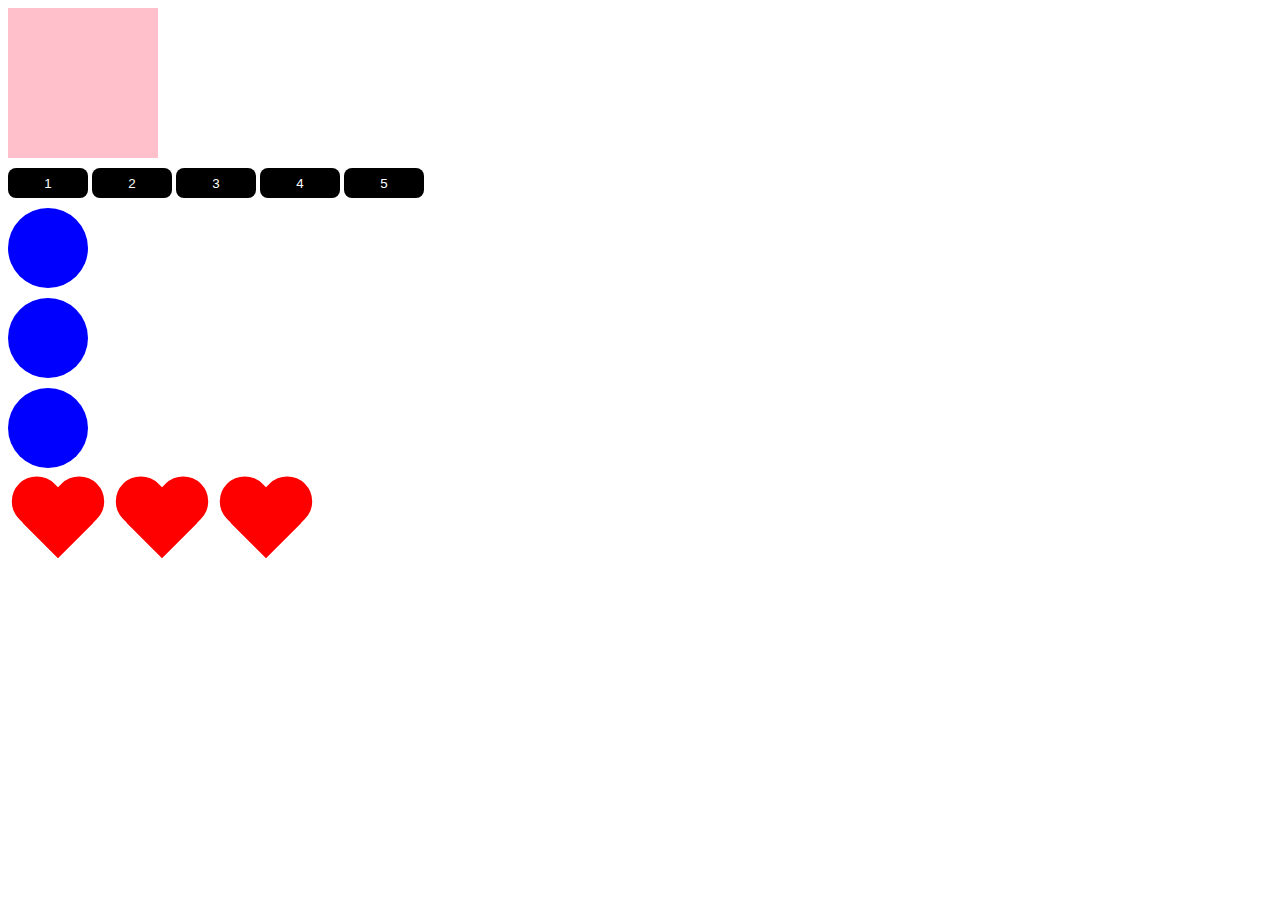
<file: elements/index.html>
<!DOCTYPE html>
<html lang="ru">
	<head>
		<meta charset="utf-8">
		<meta http-equiv="X-UA-Compatible" content="IE=edge">
		<title>JavaScript</title>
		<link rel="stylesheet" href="css/style.css">
	</head>
	<body>
		<div class="box" id="box"></div>
		<button>1</button>
		<button>2</button>
		<button>3</button>
		<button>4</button>
		<button>5</button>

		<div class="circle"></div>
		<div class="circle"></div>
		<div class="circle"></div>

		<div class="wrapper">
			<div class="heart"></div>
			<div class="heart"></div>
            <div class="heart"></div>
            
		</div>

		<script src="js/script.js"></script>
	</body>
</html>
</file>
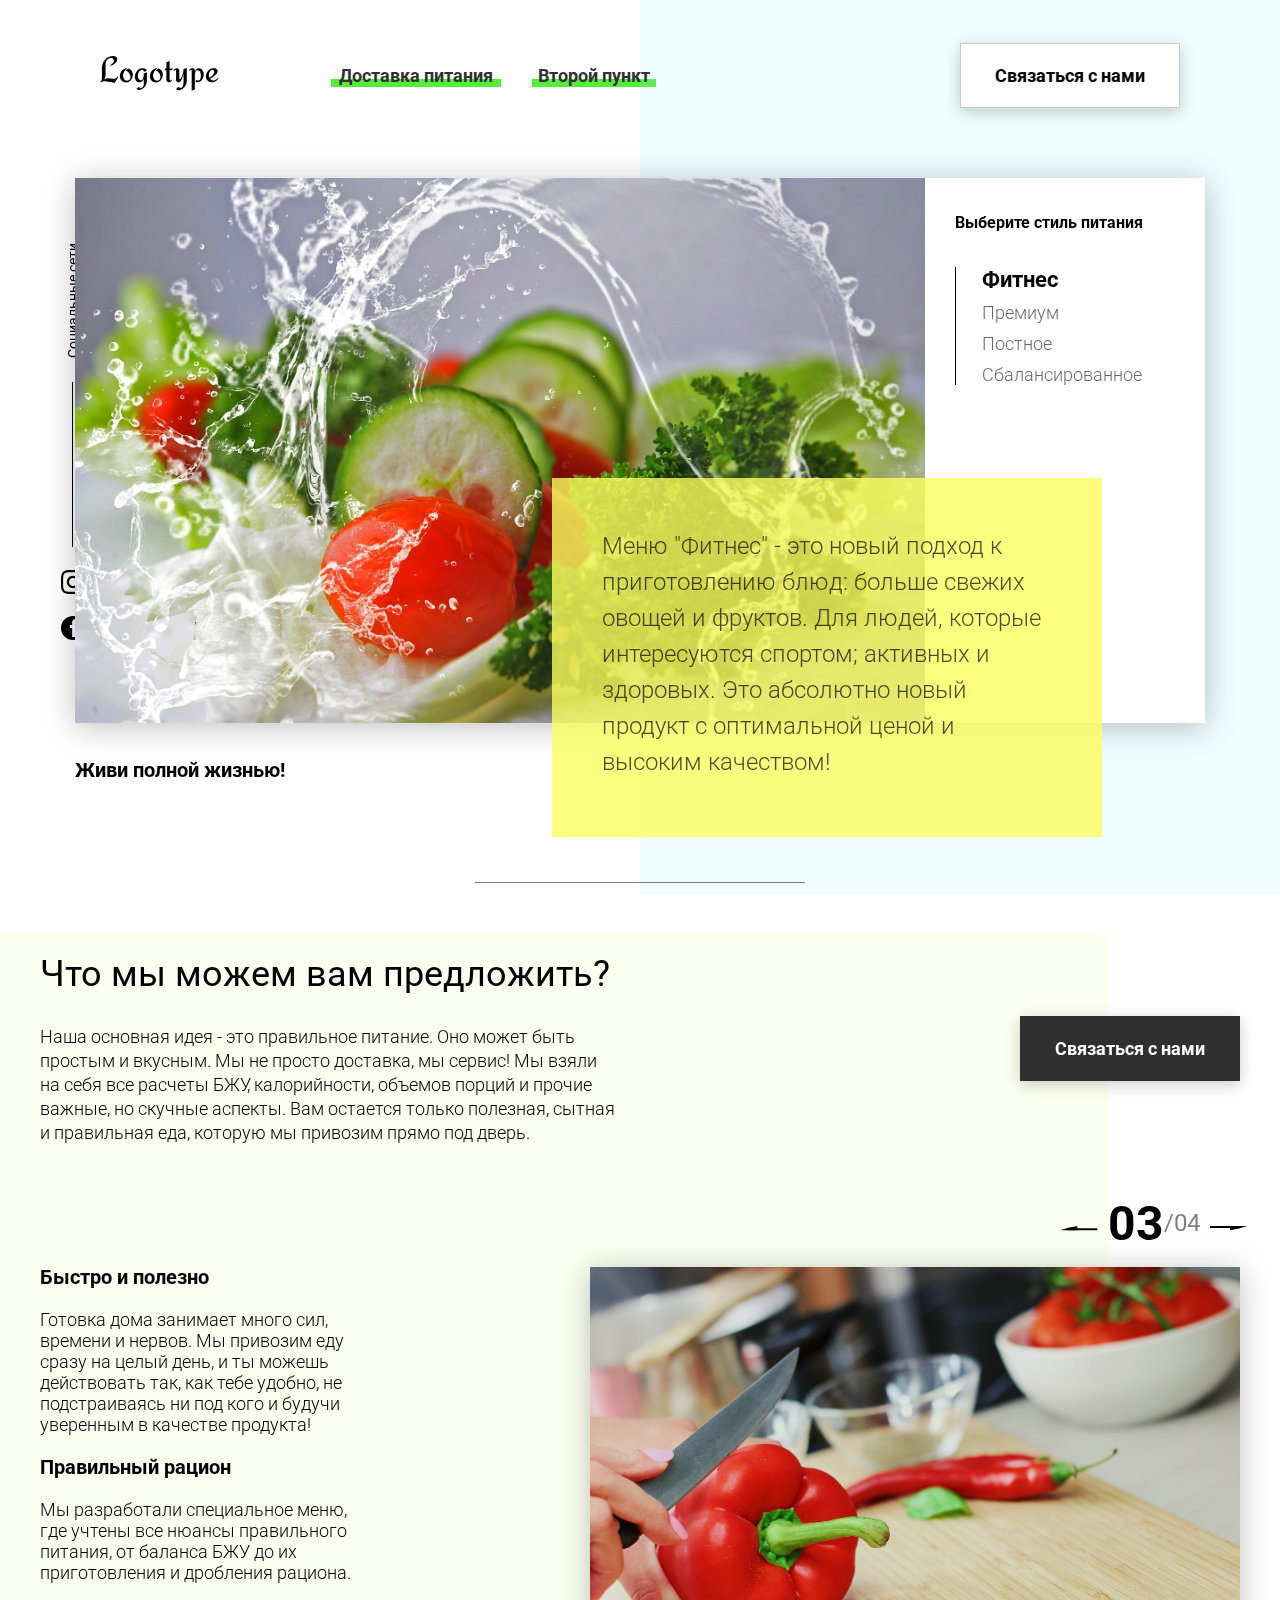
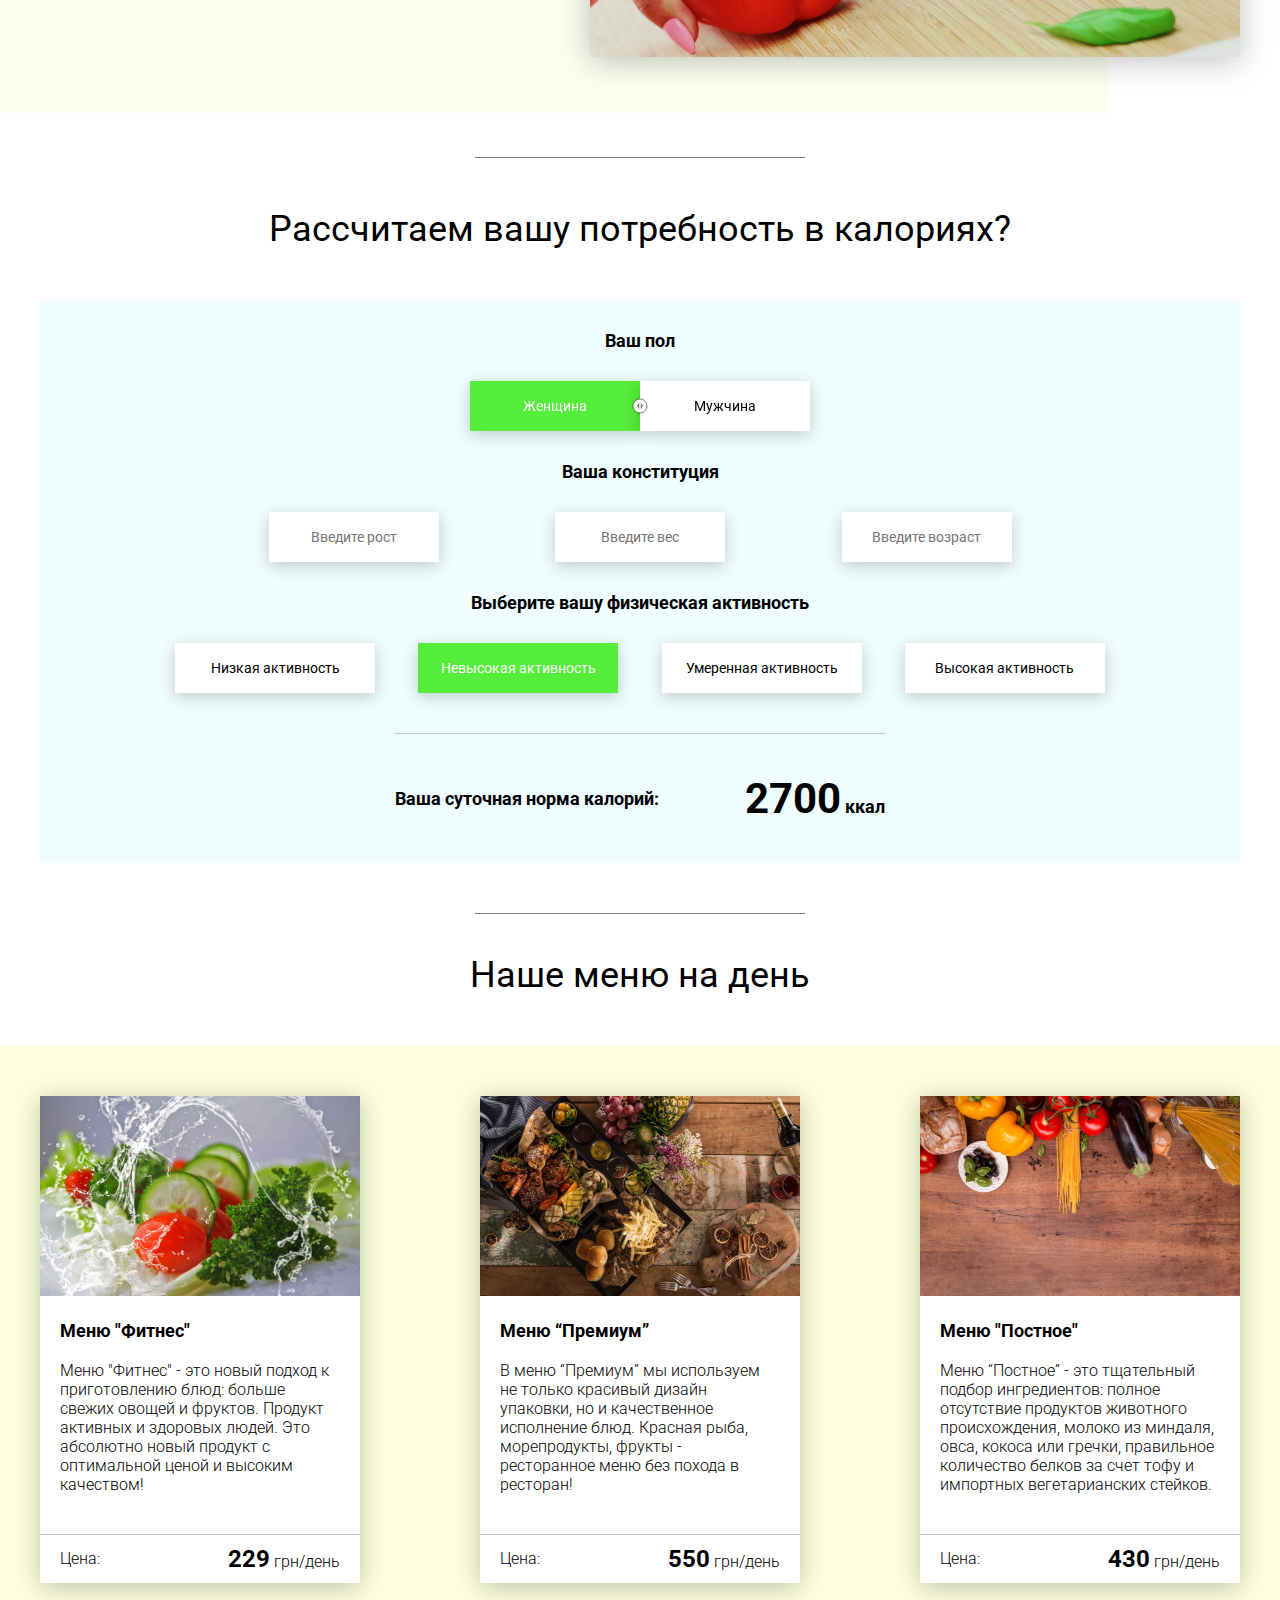
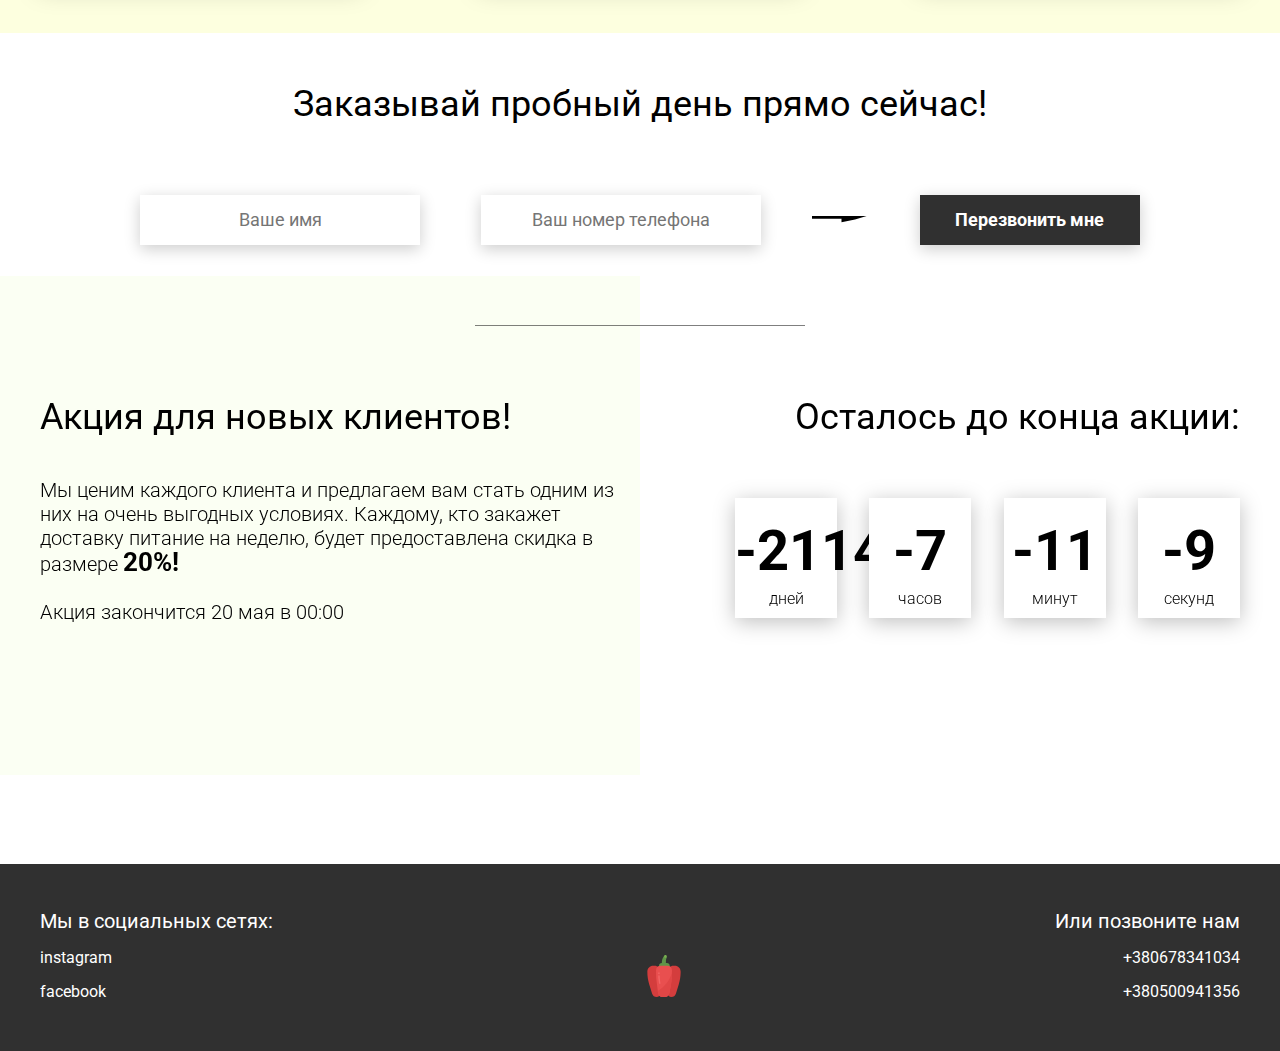
<file: Food/index.html>
<!DOCTYPE html>
<html lang="en">
  <head>
    <meta charset="UTF-8" />
    <meta name="viewport" content="width=device-width, initial-scale=1.0" />
    <title>Food</title>
    <link rel="stylesheet" href="css/style.css" />
  </head>
  <body>
    <header class="header">
      <div class="header__left-block">
        <div class="header__logo">
          <img src="icons/logo.svg" alt="Логотип" />
        </div>
        <nav class="header__links">
          <a href="#" class="header__link">Доставка питания</a>
          <a href="#" class="header__link">Второй пункт</a>
        </nav>
      </div>
      <div class="header__right-block">
        <button data-modal class="btn btn_white">Связаться с нами</button>
      </div>
    </header>
    <div class="sidepanel">
      <div class="sidepanel__text"><span>Социальные сети</span></div>
      <div class="sidepanel__divider"></div>
      <a href="#" class="sidepanel__icon">
        <img src="icons/instagram.svg" alt="instagram" />
      </a>
      <a href="#" class="sidepanel__icon">
        <img src="icons/facebook.svg" alt="facebook" />
      </a>
    </div>
    <div class="sidepanel__arrow-top">
      <img src="./img/up.svg" alt="arrow-top">
    </div>

    <div class="preview">
      <div class="bgc_blue"></div>
      <div class="container">
        <div class="tabcontainer">
          <div class="tabcontent">
            <img src="img/tabs/vegy.jpg" alt="vegy" />
            <div class="tabcontent__descr">
              Меню "Фитнес" - это новый подход к приготовлению блюд: больше
              свежих овощей и фруктов. Для людей, которые интересуются спортом;
              активных и здоровых. Это абсолютно новый продукт с оптимальной
              ценой и высоким качеством!
            </div>
          </div>
          <div class="tabcontent">
                    <img src="img/tabs/elite.jpg" alt="elite">
                    <div class="tabcontent__descr">
                        Меню “Премиум” - мы используем не только красивый дизайн упаковки, но и качественное исполнение блюд. Красная рыба, морепродукты, фрукты - ресторанное меню без похода в ресторан!                                     
                    </div>
                </div> 
           <div class="tabcontent">
                    <img src="img/tabs/post.jpg" alt="post">
                    <div class="tabcontent__descr">
                        Наше специальное “Постное меню” - это тщательный подбор ингредиентов: полное отсутствие продуктов животного происхождения. Полная гармония с собой и природой в каждом элементе! Все будет Ом!                                     
                    </div>
                </div>
                <div class="tabcontent">
                    <img src="img/tabs/vegy.jpg" alt="vegy">
                    <div class="tabcontent__descr">
                        Меню "Сбалансированное" - это соответствие вашего рациона всем научным рекомендациям. Мы тщательно просчитываем вашу потребность в к/б/ж/у и создаем лучшие блюда для вас.
                    </div>
                </div>
          <div class="tabheader">
            <h3>Выберите стиль питания</h3>
            <div class="tabheader__items">
              <div class="tabheader__item tabheader__item_active">Фитнес</div>
              <div class="tabheader__item">Премиум</div>
              <div class="tabheader__item">Постное</div>
              <div class="tabheader__item">Сбалансированное</div>
            </div>
          </div>
        </div>
        <div class="preview__life">Живи полной жизнью!</div>
      </div>
    </div>

    <div class="divider"></div>

    <div class="offer">
      <div class="bgc_y"></div>
      <div class="container">
        <div class="offer__text">
          <h2 class="title">Что мы можем вам предложить?</h2>
          <div class="offer__descr">
            Наша основная идея - это правильное питание. Оно может быть простым
            и вкусным. Мы не просто доставка, мы сервис! Мы взяли на себя все
            расчеты БЖУ, калорийности, объемов порций и прочие важные, но
            скучные аспекты. Вам остается только полезная, сытная и правильная
            еда, которую мы привозим прямо под дверь.
          </div>
        </div>
        <div class="offer__action">
          <button data-modal class="btn btn_dark">Связаться с нами</button>
        </div>
      </div>
      <div class="container">
        <div class="offer__advantages">
          <h2>Быстро и полезно</h2>
          <div class="offer__advantages-text">
            Готовка дома занимает много сил, времени и нервов. Мы привозим еду
            сразу на целый день, и ты можешь действовать так, как тебе удобно,
            не подстраиваясь ни под кого и будучи уверенным в качестве продукта!
          </div>
          <h2>Правильный рацион</h2>
          <div class="offer__advantages-text">
            Мы разработали специальное меню, где учтены все нюансы правильного
            питания, от баланса БЖУ до их приготовления и дробления рациона.
          </div>
        </div>
        <div class="offer__slider">
          <div class="offer__slider-counter">
            <div class="offer__slider-prev">
              <img src="icons/left.svg" alt="prev" />
            </div>
            <span id="current">03</span>
            /
            <span id="total">04</span>
            <div class="offer__slider-next">
              <img src="icons/right.svg" alt="next" />
            </div>
          </div>
          <div class="offer__slider-wrapper">
            <div class="offer__slide">
              <img src="img/slider/pepper.jpg" alt="pepper" />
            </div>
            <!-- <div class="offer__slide">
                        <img src="img/slider/food-12.jpg" alt="food">
                    </div>
                    <div class="offer__slide">
                        <img src="img/slider/olive-oil.jpg" alt="oil">
                    </div>
                    <div class="offer__slide">
                        <img src="img/slider/paprika.jpg" alt="paprika">
                    </div> -->
          </div>
        </div>
      </div>
    </div>

    <div class="divider"></div>

    <div class="calculating">
      <div class="container">
        <h2 class="title">Рассчитаем вашу потребность в калориях?</h2>
        <div class="calculating__field">
          <div class="calculating__subtitle">Ваш пол</div>
          <div class="calculating__choose" id="gender">
            <div
              class="calculating__choose-item calculating__choose-item_active"
            >
              Женщина
            </div>
            <div class="calculating__choose-item">Мужчина</div>
          </div>

          <div class="calculating__subtitle">Ваша конституция</div>
          <div class="calculating__choose calculating__choose_medium">
            <input
              type="text"
              id="height"
              placeholder="Введите рост"
              class="calculating__choose-item"
            />
            <input
              type="text"
              id="weight"
              placeholder="Введите вес"
              class="calculating__choose-item"
            />
            <input
              type="text"
              id="age"
              placeholder="Введите возраст"
              class="calculating__choose-item"
            />
          </div>

          <div class="calculating__subtitle">
            Выберите вашу физическая активность
          </div>
          <div class="calculating__choose calculating__choose_big">
            <div id="low" class="calculating__choose-item">
              Низкая активность
            </div>
            <div
              id="small"
              class="calculating__choose-item calculating__choose-item_active"
            >
              Невысокая активность
            </div>
            <div id="medium" class="calculating__choose-item">
              Умеренная активность
            </div>
            <div id="high" class="calculating__choose-item">
              Высокая активность
            </div>
          </div>

          <div class="calculating__divider"></div>

          <div class="calculating__total">
            <div class="calculating__subtitle">
              Ваша суточная норма калорий:
            </div>
            <div class="calculating__result"><span>2700</span> ккал</div>
          </div>
        </div>
      </div>
    </div>

    <div class="divider"></div>

    <div class="menu">
      <h2 class="title">Наше меню на день</h2>

      <div class="menu__field">
        <div class="container">
          <div class="menu__item">
            <img src="img/tabs/vegy.jpg" alt="vegy" />
            <h3 class="menu__item-subtitle">Меню "Фитнес"</h3>
            <div class="menu__item-descr">
              Меню "Фитнес" - это новый подход к приготовлению блюд: больше
              свежих овощей и фруктов. Продукт активных и здоровых людей. Это
              абсолютно новый продукт с оптимальной ценой и высоким качеством!
            </div>
            <div class="menu__item-divider"></div>
            <div class="menu__item-price">
              <div class="menu__item-cost">Цена:</div>
              <div class="menu__item-total"><span>229</span> грн/день</div>
            </div>
          </div>
          <div class="menu__item">
            <img src="img/tabs/elite.jpg" alt="elite" />
            <h3 class="menu__item-subtitle">Меню “Премиум”</h3>
            <div class="menu__item-descr">
              В меню “Премиум” мы используем не только красивый дизайн упаковки,
              но и качественное исполнение блюд. Красная рыба, морепродукты,
              фрукты - ресторанное меню без похода в ресторан!
            </div>
            <div class="menu__item-divider"></div>
            <div class="menu__item-price">
              <div class="menu__item-cost">Цена:</div>
              <div class="menu__item-total"><span>550</span> грн/день</div>
            </div>
          </div>
          <div class="menu__item">
            <img src="img/tabs/post.jpg" alt="post" />
            <h3 class="menu__item-subtitle">Меню "Постное"</h3>
            <div class="menu__item-descr">
              Меню “Постное” - это тщательный подбор ингредиентов: полное
              отсутствие продуктов животного происхождения, молоко из миндаля,
              овса, кокоса или гречки, правильное количество белков за счет тофу
              и импортных вегетарианских стейков.
            </div>
            <div class="menu__item-divider"></div>
            <div class="menu__item-price">
              <div class="menu__item-cost">Цена:</div>
              <div class="menu__item-total"><span>430</span> грн/день</div>
            </div>
          </div>
        </div>
      </div>
    </div>

    <div class="order">
      <div class="container">
        <div class="title">Заказывай пробный день прямо сейчас!</div>
        <form action="#" class="order__form">
          <input
            required
            placeholder="Ваше имя"
            name="name"
            type="text"
            class="order__input"
          />
          <input
            required
            placeholder="Ваш номер телефона"
            name="phone"
            type="phone"
            class="order__input"
          />
          <img src="icons/right.svg" alt="right" />
          <button class="btn btn_dark btn_min">Перезвонить мне</button>
        </form>
      </div>
    </div>

    <div class="divider"></div>

    <div class="promotion">
      <div class="bgc_y"></div>
      <div class="container">
        <div class="promotion__text">
          <div class="title">Акция для новых клиентов!</div>
          <div class="promotion__descr">
            Мы ценим каждого клиента и предлагаем вам стать одним из них на
            очень выгодных условиях. Каждому, кто закажет доставку питание на
            неделю, будет предоставлена скидка в размере <span>20%!</span>
            <br /><br />
            Акция закончится 20 мая в 00:00
          </div>
        </div>
        <div class="promotion__timer">
          <div class="title">Осталось до конца акции:</div>
          <div class="timer">
            <div class="timer__block">
              <span id="days">12</span>
              дней
            </div>
            <div class="timer__block">
              <span id="hours">20</span>
              часов
            </div>
            <div class="timer__block">
              <span id="minutes">56</span>
              минут
            </div>
            <div class="timer__block">
              <span id="seconds">20</span>
              секунд
            </div>
          </div>
        </div>
      </div>
    </div>

    <footer class="footer">
      <div class="container">
        <div class="social">
          <div class="subtitle">Мы в социальных сетях:</div>
          <a href="#" class="link">instagram</a>
          <a href="#" class="link">facebook</a>
        </div>
        <div class="pepper">
          <img src="icons/veg.svg" alt="pepper" />
        </div>
        <div class="call">
          <div class="subtitle">Или позвоните нам</div>
          <a href="#" class="link">+380678341034</a>
          <a href="#" class="link">+380500941356</a>
        </div>
      </div>
    </footer>

    <div class="modal">
      <div class="modal__dialog">
        <div class="modal__content">
          <form action="#">
            <div data-close class="modal__close">&times;</div>
            <div class="modal__title">
              Мы свяжемся с вами как можно быстрее!
            </div>
            <input
              required
              placeholder="Ваше имя"
              name="name"
              type="text"
              class="modal__input"
            />
            <input
              required
              placeholder="Ваш номер телефона"
              name="phone"
              type="phone"
              class="modal__input"
            />
            <button class="btn btn_dark btn_min">Перезвонить мне</button>
          </form>
        </div>
      </div>
    </div>
    <script src="./js/script.js"></script>
    <script src="./js/timer.js"></script>
  </body>
</html>
</file>
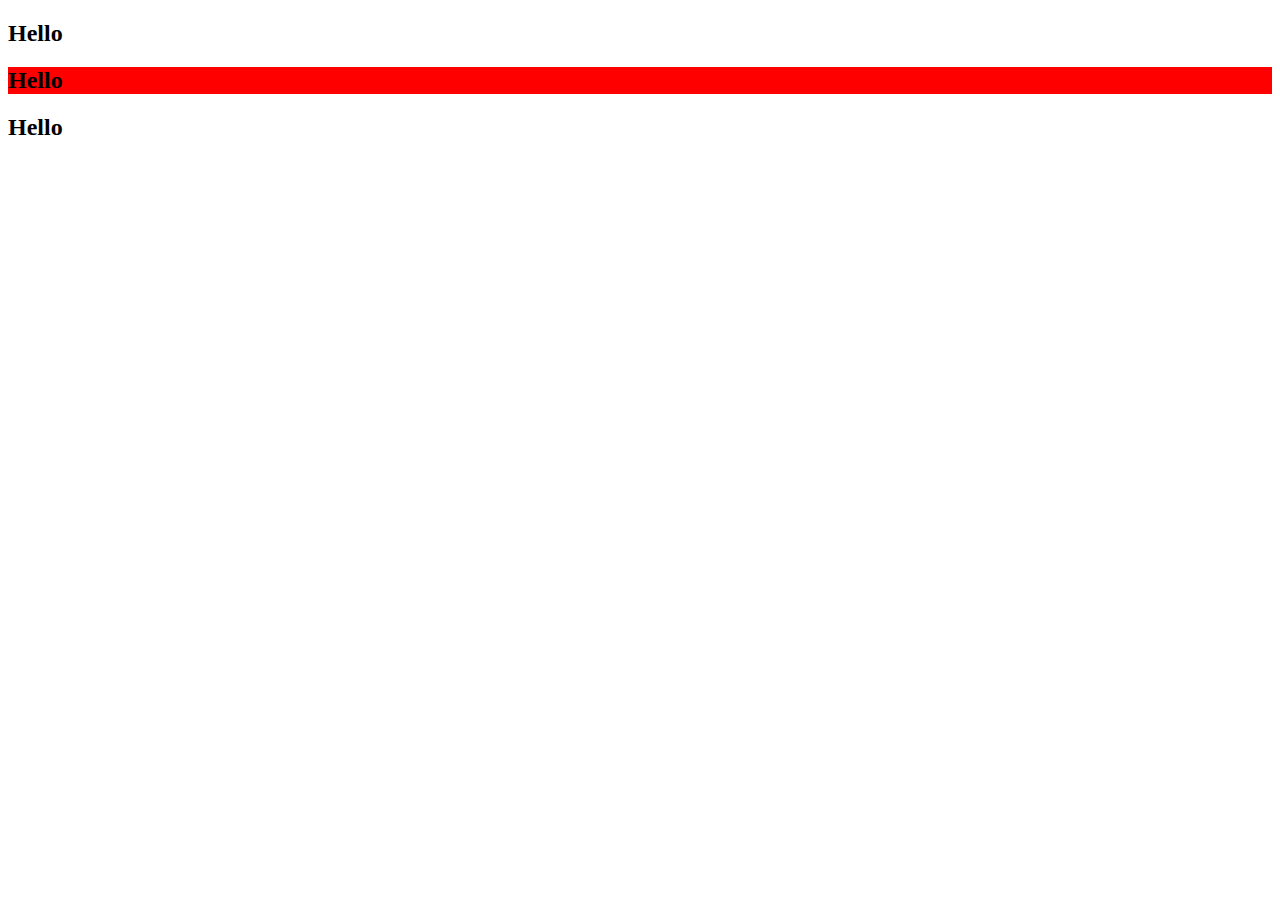
<file: insertAdjacentHTML/index.html>
<!DOCTYPE html>
<html lang="en">
  <head>
    <meta charset="UTF-8" />
    <meta name="viewport" content="width=device-width, initial-scale=1.0" />
    <title>Document</title>
  </head>
  <body>
    <div class="testProperty">
      <h2>Hello</h2>
    </div>
    <div class="testProperty">
      <h2>Hello</h2>
    </div>
    <div class="testProperty">
      <h2>Hello</h2>
    </div>

    <script src="./script.js"></script>
  </body>
</html>
</file>
<file: elements/css/style.css>
.box {
  width: 150px;
  height: 150px;
  background-color: red;
}
button {
	width: 80px;
	height: 30px;
	margin-top: 10px;
	border: none;
	border-radius: 8px;
	background-color: #000;
	color: #fff;
	cursor: pointer;
	outline: none;
}

.circle {
	width: 80px;
	height: 80px;
	background-color: blue;
	display: block;
	margin-top: 10px;
	border-radius: 100%;
}

.heart {
	display: inline-block;
    position: relative;
    width: 100px;
    height: 90px;
    margin-top: 10px;
}
.heart:before,
.heart:after {
    position: absolute;
    content: "";
    left: 50px;
    top: 0;
    width: 50px;
    height: 80px;
    background: red;
    -moz-border-radius: 50px 50px 0 0;
    border-radius: 50px 50px 0 0;
    -webkit-transform: rotate(-45deg);
       -moz-transform: rotate(-45deg);
        -ms-transform: rotate(-45deg);
         -o-transform: rotate(-45deg);
            transform: rotate(-45deg);
    -webkit-transform-origin: 0 100%;
       -moz-transform-origin: 0 100%;
        -ms-transform-origin: 0 100%;
         -o-transform-origin: 0 100%;
            transform-origin: 0 100%;
}
.heart:after {
    left: 0;
    -webkit-transform: rotate(45deg);
       -moz-transform: rotate(45deg);
        -ms-transform: rotate(45deg);
         -o-transform: rotate(45deg);
            transform: rotate(45deg);
    -webkit-transform-origin: 100% 100%;
       -moz-transform-origin: 100% 100%;
        -ms-transform-origin: 100% 100%;
         -o-transform-origin: 100% 100%;
            transform-origin :100% 100%;
}
.black{
	width: 150px;
	height: 50px;
	line-height: 50px;
	text-align: center;
	background-color: black;
	margin-bottom: 30px;
	margin-top: 30px;
	color: #fff;
}
</file>
<file: Food/css/style.css>
@import url(https://fonts.googleapis.com/css?family=Roboto:300,400,700&display=swap&subset=cyrillic-ext);
* {
  box-sizing: border-box;
  margin: 0;
  padding: 0;
  font-family: Roboto, sans-serif;
}
a {
  text-decoration: none;
}
.btn {
  width: 220px;
  height: 65px;
  display: flex;
  justify-content: center;
  align-items: center;
  background-color: #fff;
  font-size: 18px;
  font-weight: 700;
  border: 1px solid rgba(0, 0, 0, 0.2);
  box-shadow: 0 4px 15px rgba(0, 0, 0, 0.2);
  cursor: pointer;
  transition: 0.3s all;
  outline: 0;
}
.btn_white {
  background-color: #fff;
}
.btn_dark {
  background-color: #303030;
  color: #fff;
  border: none;
}
.btn_min {
  height: 50px;
}
.btn:hover {
  box-shadow: 0 4px 30px rgba(0, 0, 0, 0.3);
}
.container {
  max-width: 1200px;
  margin: 0 auto;
}
.divider {
  width: 330px;
  height: 1px;
  margin: 0 auto;
  background-color: rgba(0, 0, 0, 0.5);
}
.title {
  font-size: 36px;
  font-weight: 400;
}
.header {
  display: flex;
  justify-content: space-between;
  align-items: center;
  height: 150px;
  padding: 0 100px;
}
.header__left-block {
  display: flex;
  justify-content: space-between;
  min-width: 550px;
}
.header__logo {
  max-width: 170px;
}
.header__logo img {
  width: 100%;
}
.header__links {
  display: flex;
  align-items: center;
}
.header__link {
  position: relative;
  margin-right: 45px;
  font-weight: 700;
  font-size: 18px;
  color: #303030;
}
.header__link:after {
  content: "";
  position: absolute;
  display: block;
  width: 110%;
  left: -5%;
  bottom: -1px;
  z-index: -1;
  height: 8px;
  background: #54ed39;
}
.header__link:last-child {
  margin-right: 0;
}
.sidepanel {
  position: fixed;
  left: 60px;
  top: 240px;
  height: 400px;
  width: 25px;
  display: flex;
  flex-direction: column;
  justify-content: space-between;
  align-items: center;
}
.sidepanel__text {
  width: 120px;
  height: 120px;
  font-size: 14px;
}
.sidepanel__text span {
  display: flex;
  transform: rotate(-90deg) translateX(-50px);
}
.sidepanel__divider {
  width: 1px;
  height: 165px;
  background-color: #000;
}
.sidepanel__icon {
  width: 24px;
  height: 24px;
}
.sidepanel__icon img {
  width: 100%;
}

.sidepanel__arrow-top {
  position: fixed;
  left: 90%;
  top: 75%;
  height: 25px;
  width: 25px;
  display: none;
  cursor: pointer;
}

.preview {
  padding: 28px 0 100px 0;
  position: relative;
}
.preview__life {
  font-weight: 700;
  font-size: 20px;
  margin-left: 35px;
  margin-top: 35px;
}
.bgc_blue {
  position: absolute;
  right: 0;
  top: -155px;
  width: 50vw;
  height: 900px;
  background: rgba(146, 242, 255, 0.15);
  z-index: -1;
}
.tabcontainer {
  display: flex;
  width: 1130px;
  margin: 0 auto;
  box-shadow: 0 4px 30px rgba(0, 0, 0, 0.25);
}
.tabcontent {
  width: 850px;
  position: relative;
}
.tabcontent img {
  width: 100%;
  height: 100%;
  object-fit: cover;
}
.tabcontent__descr {
  position: absolute;
  top: 300px;
  right: -177px;
  width: 550px;
  height: 359px;
  background: rgba(251, 254, 93, 0.8);
  padding: 50px;
  font-size: 24px;
  font-weight: 300;
  line-height: 36px;
  color: rgba(0, 0, 0, 0.7);
}
.tabheader {
  width: 280px;
  padding: 35px 30px;
  background-color: #fff;
}
.tabheader h3 {
  font-weight: 700;
  font-size: 16px;
}
.tabheader__items {
  margin-top: 35px;
  padding-left: 26px;
  border-left: 1px solid #000;
}
.tabheader__item {
  font-weight: 700;
  font-size: 18px;
  font-weight: 300;
  margin-top: 10px;
  color: rgba(0, 0, 0, 0.6);
  cursor: pointer;
  transition: 0.3s all;
}
.tabheader__item_active {
  color: #000;
  font-size: 22px;
  font-weight: 700;
}
.offer {
  padding: 70px 0 100px 0;
  position: relative;
}
.offer .container {
  display: flex;
  justify-content: space-between;
}
.offer .bgc_y {
  position: absolute;
  width: 1109px;
  height: 780px;
  background: rgba(243, 255, 222, 0.45);
  z-index: -1;
  top: 50px;
}
.offer__text {
  width: 580px;
}
.offer__descr {
  font-size: 18px;
  margin-top: 30px;
  font-weight: 300;
  line-height: 24px;
}
.offer__action {
  display: flex;
  align-items: center;
  justify-content: flex-end;
}
.offer__advantages {
  width: 330px;
  margin-top: 50px;
}
.offer__advantages h2 {
  font-weight: 700;
  font-size: 20px;
  margin-top: 20px;
}
.offer__advantages h2:first-child {
  margin-top: 70px;
}
.offer__advantages-text {
  margin-top: 20px;
  font-size: 18px;
  font-weight: 300;
  line-height: 21px;
}
.offer__slider {
  width: 650px;
  margin-top: 50px;
  display: flex;
  flex-direction: column;
  align-items: flex-end;
}
.offer__slider-counter {
  display: flex;
  width: 180px;
  align-items: center;
  font-size: 24px;
  color: rgba(0, 0, 0, 0.5);
}
.offer__slider-wrapper {
  width: 100%;
  margin-top: 15px;
  box-shadow: 0 4px 30px rgba(0, 0, 0, 0.25);
}
.offer__slider-prev {
  margin-right: 10px;
  cursor: pointer;
}
.offer__slider-next {
  margin-left: 10px;
  cursor: pointer;
}
.offer__slider #current {
  font-size: 48px;
  font-weight: 700;
  color: #000;
}
.offer__slide {
  width: 100%;
  height: 390px;
}
.offer__slide img {
  width: 100%;
  height: 100%;
  object-fit: cover;
}
.calculating {
  padding: 50px 0;
}
.calculating .title {
  text-align: center;
}
.calculating__field {
  width: 100%;
  margin-top: 50px;
  background: rgba(146, 242, 255, 0.15);
  padding: 30px 0 40px 0;
}
.calculating__subtitle {
  text-align: center;
  font-size: 18px;
  font-weight: 700;
  margin-top: 30px;
}
.calculating__subtitle:first-child {
  margin-top: 0;
}
.calculating #gender:after {
  content: "";
  position: absolute;
  top: 50%;
  transform: translateY(-50%);
  display: block;
  width: 16px;
  height: 16px;
  background: url(../icons/switch.svg) center center/cover no-repeat;
}
.calculating__choose {
  position: relative;
  display: flex;
  margin-top: 30px;
  justify-content: center;
}
.calculating__choose-item {
  display: flex;
  align-items: center;
  justify-content: center;
  width: 170px;
  height: 50px;
  padding: 0 10px;
  background: #fff;
  box-shadow: 0 4px 15px rgba(0, 0, 0, 0.2);
  border: none;
  text-align: center;
  font-size: 14px;
  cursor: pointer;
  outline: 0;
  transition: 0.3s all;
}
.calculating__choose-item_active {
  color: #fff;
  background-color: #54ed39;
}
.calculating__choose_medium {
  width: 743px;
  justify-content: space-between;
  margin: 30px auto 0 auto;
}
.calculating__choose_big {
  width: 930px;
  justify-content: space-between;
  margin: 30px auto 0 auto;
}
.calculating__choose_big .calculating__choose-item {
  width: 200px;
}
.calculating__divider {
  width: 490px;
  height: 1px;
  margin: 40px auto;
  background-color: rgba(0, 0, 0, 0.2);
}
.calculating__total {
  width: 490px;
  margin: 0 auto;
  display: flex;
  justify-content: space-between;
  align-items: center;
}
.calculating__result {
  font-size: 18px;
  font-weight: 700;
}
.calculating__result span {
  font-size: 42px;
}
.menu {
  padding: 40px 0 50px 0;
}
.menu .container {
  display: flex;
  justify-content: space-between;
  align-items: flex-start;
}
.menu .title {
  text-align: center;
}
.menu__field {
  margin-top: 50px;
  padding: 50px 0;
  width: 100%;
  background: rgba(249, 254, 126, 0.25);
}
.menu__item {
  width: 320px;
  min-height: 450px;
  background: #fff;
  box-shadow: 0 4px 25px rgba(0, 0, 0, 0.25);
  font-size: 16px;
  font-weight: 300;
}
.menu__item img {
  width: 100%;
  height: 200px;
  object-fit: cover;
}
.menu__item-subtitle {
  font-weight: 700;
  font-size: 18px;
  padding: 0 20px;
  margin-top: 20px;
}
.menu__item-descr {
  margin-top: 20px;
  padding: 0 20px;
}
.menu__item-divider {
  width: 100%;
  height: 1px;
  background-color: rgba(0, 0, 0, 0.25);
  margin-top: 40px;
}
.menu__item-price {
  display: flex;
  justify-content: space-between;
  align-items: center;
  padding: 10px 20px;
}
.menu__item-price span {
  font-size: 24px;
  font-weight: 700;
}
.order {
  padding-bottom: 80px;
}
.order .title {
  text-align: center;
}
.order__form {
  margin-top: 70px;
  padding: 0 100px;
  display: flex;
  justify-content: space-between;
  align-items: center;
}
.order__form img {
  transform: scale(1.5);
}
.order__input {
  width: 280px;
  height: 50px;
  background: #fff;
  box-shadow: 0 4px 15px rgba(0, 0, 0, 0.2);
  border: none;
  font-size: 18px;
  text-align: center;
  padding: 0 20px;
  outline: 0;
}
.promotion {
  padding: 70px 0 240px 0;
  position: relative;
}
.promotion .container {
  display: flex;
}
.promotion .bgc_y {
  position: absolute;
  width: 50%;
  height: 499px;
  background: rgba(243, 255, 222, 0.35);
  z-index: -1;
  top: -50px;
  left: 0;
}
.promotion__text {
  width: 50%;
}
.promotion__descr {
  margin-top: 40px;
  font-size: 20px;
  line-height: 24px;
  font-weight: 300;
}
.promotion__descr span {
  font-weight: 700;
  font-size: 26px;
}
.promotion__timer {
  width: 50%;
}
.promotion__timer .title {
  text-align: right;
}
.promotion__timer .timer {
  margin-top: 60px;
  padding-left: 95px;
  display: flex;
  justify-content: space-between;
  align-items: center;
}
.promotion__timer .timer__block {
  width: 102px;
  height: 120px;
  background: #fff;
  box-shadow: 0 4px 20px rgba(0, 0, 0, 0.25);
  font-size: 16px;
  font-weight: 300;
  text-align: center;
}
.promotion__timer .timer__block span {
  display: block;
  margin-top: 20px;
  margin-bottom: 5px;
  font-size: 56px;
  font-weight: 700;
}
.footer {
  min-height: 180px;
  background-color: #303030;
  padding: 45px 0 50px 0;
  color: #fff;
}
.footer .container {
  height: 100%;
  display: flex;
  justify-content: space-between;
  align-items: flex-end;
}
.footer .subtitle {
  font-size: 20px;
}
.footer .link {
  display: block;
  margin-top: 15px;
  font-size: 16px;
  color: #fff;
}
.footer .call {
  text-align: right;
}
.modal {
  position: fixed;
  top: 0;
  left: 0;
  z-index: 1050;
  display: none;
  width: 100%;
  height: 100%;
  overflow: hidden;
  background-color: rgba(0, 0, 0, 0.5);
}
.modal__dialog {
  max-width: 500px;
  margin: 40px auto;
}
.modal__content {
  position: relative;
  width: 100%;
  padding: 40px;
  background-color: #fff;
  border: 1px solid rgba(0, 0, 0, 0.2);
  border-radius: 4px;
  max-height: 80vh;
  overflow-y: auto;
}
.modal__close {
  position: absolute;
  top: 8px;
  right: 14px;
  font-size: 30px;
  color: #000;
  opacity: 0.5;
  font-weight: 700;
  border: none;
  background-color: transparent;
  cursor: pointer;
}
.modal__title {
  text-align: center;
  font-size: 22px;
  text-transform: uppercase;
}
.modal__input {
  display: block;
  margin: 20px auto 20px auto;
  width: 280px;
  height: 50px;
  background: #fff;
  box-shadow: 0 4px 15px rgba(0, 0, 0, 0.2);
  border: none;
  font-size: 18px;
  text-align: center;
  padding: 0 20px;
  outline: 0;
}
.modal .btn {
  display: block;
  width: 280px;
  margin: 0 auto;
}

.show {
  display: block;
}
.hide {
  display: none;
}
.fade {
  animation-name: fade;
  animation-duration: 1.5s;
}
@keyframes fade {
  from {
    opacity: 0.1;
  }
  to {
    opacity: 1;
  }
} ;
</file>
